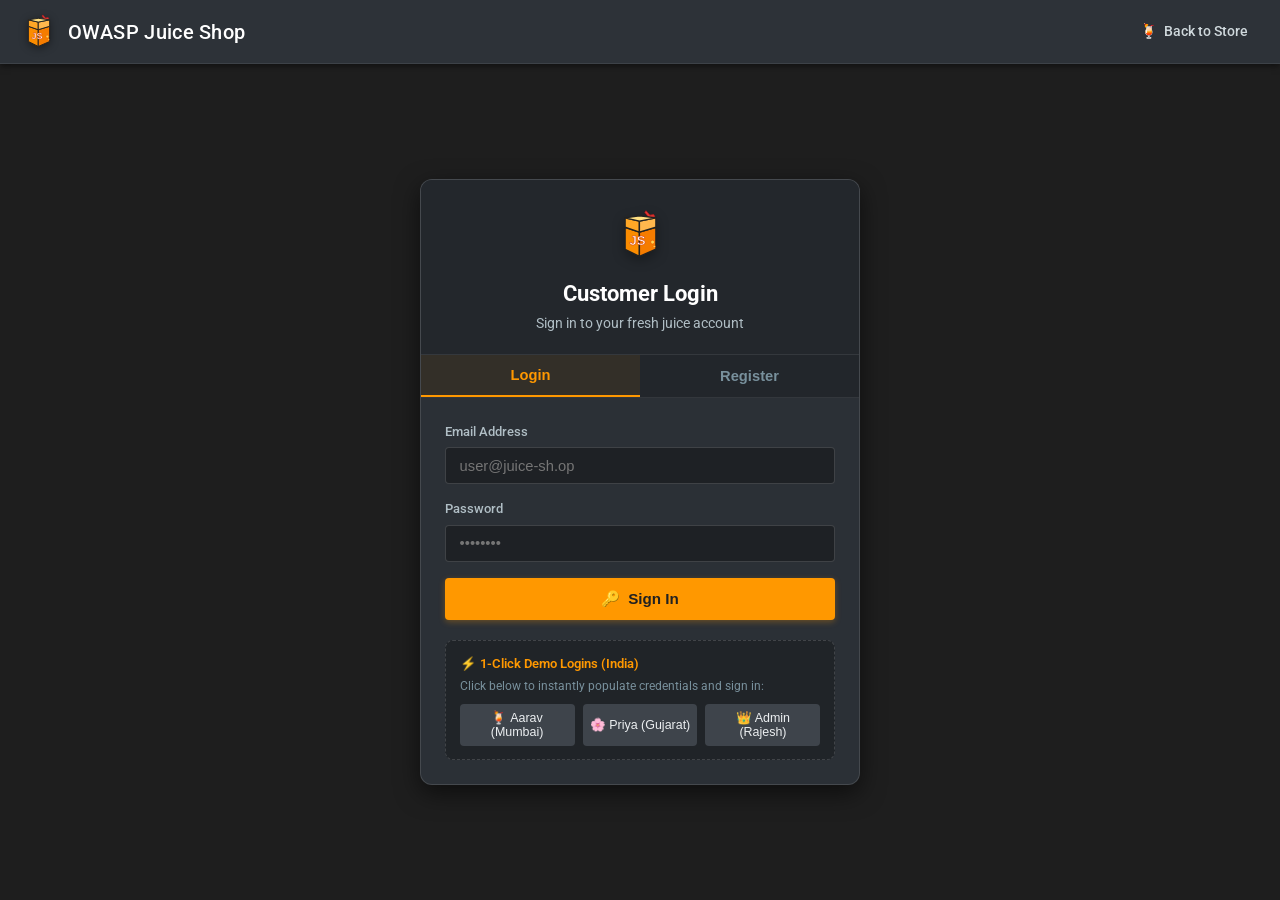
<file: static/login.html>
<!DOCTYPE html>
<html lang="en">
<head>
  <meta charset="UTF-8">
  <meta name="viewport" content="width=device-width, initial-scale=1.0">
  <title>Login - OWASP Juice Shop</title>
  <link rel="icon" type="image/svg+xml" href="/static/images/logo.svg">
  <link rel="stylesheet" href="/static/css/styles.css">
</head>
<body>

  <!-- Top Navigation Bar -->
  <header class="navbar">
    <div class="nav-left">
      <a href="/" class="brand-link">
        <img src="/static/images/logo.svg" alt="OWASP Juice Shop Logo" class="brand-logo">
        <span class="brand-title">OWASP Juice Shop</span>
      </a>
    </div>
    <div class="nav-right">
      <a href="/" class="nav-btn">
        <span>🍹</span>
        <span>Back to Store</span>
      </a>
    </div>
  </header>

  <!-- Main Auth Container -->
  <main class="auth-container">
    <div class="auth-card">
      <div class="auth-header">
        <img src="/static/images/logo.svg" width="55" height="55" alt="Logo" style="filter: drop-shadow(0 4px 6px rgba(0,0,0,0.3));">
        <h2 style="color: #fff; margin-top: 0.5rem; font-size: 1.35rem;" id="auth-title">Customer Login</h2>
        <p style="color: var(--text-secondary); font-size: 0.85rem; margin-top: 0.2rem;">Sign in to your fresh juice account</p>
      </div>

      <!-- Tab Switcher -->
      <div class="auth-tabs">
        <button class="auth-tab-btn active" id="tab-login-btn" onclick="switchAuthTab('login')">Login</button>
        <button class="auth-tab-btn" id="tab-register-btn" onclick="switchAuthTab('register')">Register</button>
      </div>

      <div class="auth-body">
        <!-- Login Form -->
        <form id="form-login" onsubmit="handleLoginForm(event)">
          <div class="form-group">
            <label class="form-label">Email Address</label>
            <input type="email" id="login-email" class="form-control" placeholder="user@juice-sh.op" required>
          </div>
          <div class="form-group">
            <label class="form-label">Password</label>
            <input type="password" id="login-password" class="form-control" placeholder="••••••••" required>
          </div>
          <button type="submit" class="btn-primary" id="btn-submit-login">
            <span>🔑</span> Sign In
          </button>
        </form>

        <!-- Register Form -->
        <form id="form-register" style="display: none;" onsubmit="handleRegisterForm(event)">
          <div class="form-group">
            <label class="form-label">Full Name</label>
            <input type="text" id="reg-name" class="form-control" placeholder="Sarah Squeezer" required>
          </div>
          <div class="form-group">
            <label class="form-label">Email Address</label>
            <input type="email" id="reg-email" class="form-control" placeholder="newuser@example.com" required>
          </div>
          <div class="form-group">
            <label class="form-label">Password</label>
            <input type="password" id="reg-password" class="form-control" placeholder="Minimum 4 characters" minlength="4" required>
          </div>
          <button type="submit" class="btn-primary" id="btn-submit-reg">
            <span>📝</span> Create My Account
          </button>
        </form>

        <!-- Quick 1-Click Demo Accounts (India) -->
        <div class="demo-account-box">
          <div style="font-weight: 600; color: var(--accent-orange); display: flex; align-items: center; gap: 0.3rem;">
            <span>⚡</span> 1-Click Demo Logins (India)
          </div>
          <p style="color: var(--text-muted); margin-top: 0.2rem; font-size: 0.78rem;">
            Click below to instantly populate credentials and sign in:
          </p>
          <div class="demo-btn-row" style="grid-template-columns: 1fr 1fr 1fr;">
            <button class="demo-quick-btn" onclick="fillAndLogin('customer@juice-sh.op', 'juice123')">
              🍹 Aarav (Mumbai)
            </button>
            <button class="demo-quick-btn" onclick="fillAndLogin('priya@juice-sh.op', 'juice123')">
              🌸 Priya (Gujarat)
            </button>
            <button class="demo-quick-btn" onclick="fillAndLogin('admin@juice-sh.op', 'admin123')">
              👑 Admin (Rajesh)
            </button>
          </div>
        </div>

      </div>
    </div>
  </main>

  <!-- Toast Container -->
  <div class="toast-container" id="toast-container"></div>

  <script>
    function showToast(message, type = 'info') {
      let container = document.getElementById('toast-container');
      if (!container) {
        container = document.createElement('div');
        container.id = 'toast-container';
        container.className = 'toast-container';
        document.body.appendChild(container);
      }

      const toast = document.createElement('div');
      toast.className = `toast ${type}`;
      let icon = type === 'success' ? '✅' : (type === 'error' ? '❌' : 'ℹ️');
      toast.innerHTML = `<span>${icon}</span> <span>${message}</span>`;
      container.appendChild(toast);

      setTimeout(() => {
        toast.style.opacity = '0';
        toast.style.transform = 'translateX(60px)';
        toast.style.transition = 'all 0.3s ease';
        setTimeout(() => toast.remove(), 300);
      }, 3500);
    }

    function switchAuthTab(tab) {
      const loginForm = document.getElementById('form-login');
      const regForm = document.getElementById('form-register');
      const loginTabBtn = document.getElementById('tab-login-btn');
      const regTabBtn = document.getElementById('tab-register-btn');
      const authTitle = document.getElementById('auth-title');

      if (tab === 'login') {
        loginForm.style.display = 'block';
        regForm.style.display = 'none';
        loginTabBtn.classList.add('active');
        regTabBtn.classList.remove('active');
        authTitle.textContent = 'Customer Login';
      } else {
        loginForm.style.display = 'none';
        regForm.style.display = 'block';
        loginTabBtn.classList.remove('active');
        regTabBtn.classList.add('active');
        authTitle.textContent = 'Create New Account';
      }
    }

    // Check URL parameters for tab
    const urlParams = new URLSearchParams(window.location.search);
    if (urlParams.get('tab') === 'register') {
      switchAuthTab('register');
    }

    async function handleLoginForm(e) {
      e.preventDefault();
      const email = document.getElementById('login-email').value.trim();
      const password = document.getElementById('login-password').value;
      const btn = document.getElementById('btn-submit-login');

      btn.disabled = true;
      btn.innerHTML = 'Signing in...';

      try {
        const res = await fetch('/api/auth/login', {
          method: 'POST',
          headers: { 'Content-Type': 'application/json' },
          body: JSON.stringify({ email, password })
        });
        const data = await res.json();
        if (res.ok) {
          localStorage.setItem('access_token', data.access_token);
          showToast(`Welcome back, ${data.user.full_name}! Redirecting...`, 'success');
          setTimeout(() => window.location.href = '/', 1000);
        } else {
          showToast(data.detail || 'Login failed. Check your credentials.', 'error');
          btn.disabled = false;
          btn.innerHTML = '<span>🔑</span> Sign In';
        }
      } catch (err) {
        showToast('Server connection error', 'error');
        btn.disabled = false;
        btn.innerHTML = '<span>🔑</span> Sign In';
      }
    }

    async function handleRegisterForm(e) {
      e.preventDefault();
      const full_name = document.getElementById('reg-name').value.trim();
      const email = document.getElementById('reg-email').value.trim();
      const password = document.getElementById('reg-password').value;
      const btn = document.getElementById('btn-submit-reg');

      btn.disabled = true;
      btn.innerHTML = 'Creating account...';

      try {
        const res = await fetch('/api/auth/register', {
          method: 'POST',
          headers: { 'Content-Type': 'application/json' },
          body: JSON.stringify({ full_name, email, password })
        });
        const data = await res.json();
        if (res.ok) {
          localStorage.setItem('access_token', data.access_token);
          showToast('Account created successfully! Redirecting...', 'success');
          setTimeout(() => window.location.href = '/', 1000);
        } else {
          showToast(data.detail || 'Registration failed.', 'error');
          btn.disabled = false;
          btn.innerHTML = '<span>📝</span> Create My Account';
        }
      } catch (err) {
        showToast('Server connection error', 'error');
        btn.disabled = false;
        btn.innerHTML = '<span>📝</span> Create My Account';
      }
    }

    function fillAndLogin(email, password) {
      switchAuthTab('login');
      document.getElementById('login-email').value = email;
      document.getElementById('login-password').value = password;
      document.getElementById('form-login').dispatchEvent(new Event('submit'));
    }
  </script>
</body>
</html>
</file>
<file: static/css/styles.css>
/* =========================================================
   OWASP Juice Shop - Modern Dark Theme Stylesheet
   ========================================================= */

@import url('https://fonts.googleapis.com/css2?family=Roboto:ital,wght@0,300;0,400;0,500;0,700;0,900;1,400&family=Inter:wght@400;500;600;700&display=swap');

:root {
  --bg-primary: #1e1e1e;
  --bg-secondary: #2a2a2a;
  --bg-tertiary: #383838;
  --bg-card: #303030;
  --bg-card-hover: #3a3a3a;
  --bg-light-box: #f5fafd;
  
  --header-bg: #2d3238;
  --subheader-bg: #3f444a;
  
  --text-primary: #ffffff;
  --text-secondary: #b0bec5;
  --text-muted: #78909c;
  --text-dark: #212121;
  
  --accent-orange: #ff9800;
  --accent-orange-hover: #f57c00;
  --accent-green: #4caf50;
  --accent-green-hover: #43a047;
  --accent-red: #e53935;
  --accent-blue: #29b6f6;
  --accent-blue-dark: #0288d1;
  
  --btn-basket-bg: #455a64;
  --btn-basket-hover: #546e7a;
  
  --border-color: #424242;
  --border-light: #546e7a;
  
  --shadow-sm: 0 2px 4px rgba(0, 0, 0, 0.3);
  --shadow-md: 0 4px 12px rgba(0, 0, 0, 0.4);
  --shadow-lg: 0 8px 24px rgba(0, 0, 0, 0.55);
  --shadow-glow: 0 0 15px rgba(255, 152, 0, 0.35);

  --radius-sm: 4px;
  --radius-md: 8px;
  --radius-lg: 12px;
  --radius-pill: 9999px;
  
  --transition-fast: 0.15s ease;
  --transition-normal: 0.25s ease;
}

* {
  margin: 0;
  padding: 0;
  box-sizing: border-box;
}

body {
  font-family: 'Roboto', 'Inter', -apple-system, BlinkMacSystemFont, sans-serif;
  background-color: var(--bg-primary);
  color: var(--text-primary);
  line-height: 1.5;
  min-height: 100vh;
  display: flex;
  flex-direction: column;
  overflow-x: hidden;
}

/* =========================================================
   Top Navigation Bar
   ========================================================= */

.navbar {
  background-color: var(--header-bg);
  height: 64px;
  display: flex;
  align-items: center;
  justify-content: space-between;
  padding: 0 1.25rem;
  box-shadow: 0 2px 6px rgba(0, 0, 0, 0.5);
  position: sticky;
  top: 0;
  z-index: 1000;
  border-bottom: 1px solid rgba(255, 255, 255, 0.08);
}

.nav-left {
  display: flex;
  align-items: center;
  gap: 1rem;
}

.nav-toggle-btn {
  background: transparent;
  border: none;
  color: #cfd8dc;
  font-size: 1.5rem;
  cursor: pointer;
  display: flex;
  align-items: center;
  justify-content: center;
  width: 40px;
  height: 40px;
  border-radius: var(--radius-sm);
  transition: var(--transition-fast);
}

.nav-toggle-btn:hover {
  background: rgba(255, 255, 255, 0.1);
  color: #fff;
}

.brand-link {
  display: flex;
  align-items: center;
  gap: 0.6rem;
  text-decoration: none;
  color: var(--text-primary);
  font-weight: 700;
  font-size: 1.25rem;
  letter-spacing: 0.3px;
}

.brand-logo {
  width: 38px;
  height: 38px;
  filter: drop-shadow(0 2px 4px rgba(0, 0, 0, 0.4));
  transition: transform var(--transition-normal);
}

.brand-link:hover .brand-logo {
  transform: rotate(-6deg) scale(1.08);
}

.brand-title {
  color: #ffffff;
  font-family: 'Roboto', sans-serif;
  font-weight: 500;
  font-size: 1.25rem;
}

.nav-right {
  display: flex;
  align-items: center;
  gap: 0.75rem;
}

/* Search Bar in Navbar */
.search-container {
  position: relative;
  display: flex;
  align-items: center;
}

.search-input-wrapper {
  display: flex;
  align-items: center;
  background: rgba(0, 0, 0, 0.25);
  border: 1px solid rgba(255, 255, 255, 0.15);
  border-radius: var(--radius-pill);
  padding: 0.25rem 0.75rem;
  transition: var(--transition-normal);
  width: 220px;
}

.search-input-wrapper:focus-within {
  width: 280px;
  background: rgba(0, 0, 0, 0.45);
  border-color: var(--accent-orange);
  box-shadow: 0 0 8px rgba(255, 152, 0, 0.3);
}

.search-icon {
  color: var(--text-secondary);
  font-size: 1rem;
  margin-right: 0.4rem;
}

.search-input {
  background: transparent;
  border: none;
  color: #fff;
  font-size: 0.9rem;
  outline: none;
  width: 100%;
}

.search-input::placeholder {
  color: var(--text-muted);
}

.search-clear-btn {
  background: transparent;
  border: none;
  color: var(--text-muted);
  cursor: pointer;
  display: none;
  font-size: 0.9rem;
}

/* Nav Action Buttons */
.nav-btn {
  background: transparent;
  border: none;
  color: #cfd8dc;
  display: flex;
  align-items: center;
  gap: 0.4rem;
  padding: 0.45rem 0.75rem;
  border-radius: var(--radius-sm);
  font-size: 0.9rem;
  font-weight: 500;
  cursor: pointer;
  transition: var(--transition-fast);
  text-decoration: none;
  position: relative;
}

.nav-btn:hover {
  background: rgba(255, 255, 255, 0.1);
  color: #ffffff;
}

.nav-badge {
  background-color: var(--accent-red);
  color: white;
  font-size: 0.72rem;
  font-weight: 700;
  padding: 0.1rem 0.45rem;
  border-radius: var(--radius-pill);
  position: relative;
  top: -1px;
  box-shadow: 0 1px 3px rgba(0, 0, 0, 0.4);
}

.lang-selector {
  border-left: 1px solid rgba(255, 255, 255, 0.15);
  padding-left: 0.75rem;
  margin-left: 0.25rem;
}

/* Dropdown Menu */
.dropdown {
  position: relative;
}

.dropdown-menu {
  position: absolute;
  top: calc(100% + 8px);
  right: 0;
  background: #333940;
  min-width: 200px;
  border-radius: var(--radius-md);
  box-shadow: var(--shadow-lg);
  border: 1px solid rgba(255, 255, 255, 0.12);
  padding: 0.5rem 0;
  display: none;
  z-index: 1100;
  animation: fadeInDown 0.18s ease forwards;
}

.dropdown.active .dropdown-menu {
  display: block;
}

.dropdown-item {
  display: flex;
  align-items: center;
  gap: 0.65rem;
  padding: 0.6rem 1rem;
  color: #eceff1;
  text-decoration: none;
  font-size: 0.88rem;
  cursor: pointer;
  border: none;
  background: transparent;
  width: 100%;
  text-align: left;
  transition: var(--transition-fast);
}

.dropdown-item:hover {
  background: rgba(255, 255, 255, 0.1);
  color: var(--accent-orange);
}

.dropdown-divider {
  height: 1px;
  background: rgba(255, 255, 255, 0.1);
  margin: 0.4rem 0;
}

/* =========================================================
   Subheader Banner ("All Products")
   ========================================================= */

.subheader-banner {
  background-color: var(--subheader-bg);
  padding: 0.85rem 1.5rem;
  display: flex;
  align-items: center;
  justify-content: space-between;
  border-bottom: 1px solid rgba(0, 0, 0, 0.25);
  box-shadow: 0 1px 3px rgba(0, 0, 0, 0.2);
}

.banner-title-area {
  display: flex;
  align-items: center;
  gap: 0.75rem;
}

.banner-title {
  font-size: 1.15rem;
  font-weight: 500;
  color: #ffffff;
  letter-spacing: 0.2px;
}

.banner-count {
  background: rgba(0, 0, 0, 0.35);
  color: var(--text-secondary);
  font-size: 0.8rem;
  padding: 0.15rem 0.55rem;
  border-radius: var(--radius-pill);
}

.banner-controls {
  display: flex;
  align-items: center;
  gap: 1rem;
}

.category-filter, .sort-select {
  background: rgba(0, 0, 0, 0.3);
  border: 1px solid rgba(255, 255, 255, 0.15);
  color: #eceff1;
  padding: 0.35rem 0.75rem;
  border-radius: var(--radius-sm);
  font-size: 0.85rem;
  outline: none;
  cursor: pointer;
  transition: var(--transition-fast);
}

.category-filter:hover, .sort-select:hover {
  border-color: var(--accent-orange);
}

/* =========================================================
   Main Product Catalog Grid
   ========================================================= */

.main-content {
  flex: 1;
  padding: 1.5rem;
  max-width: 1400px;
  margin: 0 auto;
  width: 100%;
}

.products-grid {
  display: grid;
  grid-template-columns: repeat(auto-fill, minmax(220px, 1fr));
  gap: 1.25rem;
  justify-content: center;
}

@media (min-width: 1200px) {
  .products-grid {
    grid-template-columns: repeat(5, 1fr);
  }
}

@media (max-width: 1199px) and (min-width: 900px) {
  .products-grid {
    grid-template-columns: repeat(4, 1fr);
  }
}

@media (max-width: 899px) and (min-width: 600px) {
  .products-grid {
    grid-template-columns: repeat(3, 1fr);
  }
}

@media (max-width: 599px) {
  .products-grid {
    grid-template-columns: repeat(2, 1fr);
    gap: 0.85rem;
  }
}

/* Product Card */
.product-card {
  background-color: var(--bg-card);
  border: 1px solid var(--border-color);
  border-radius: var(--radius-sm);
  overflow: hidden;
  display: flex;
  flex-direction: column;
  transition: transform var(--transition-normal), box-shadow var(--transition-normal), border-color var(--transition-normal);
  cursor: pointer;
  position: relative;
  box-shadow: var(--shadow-sm);
}

.product-card:hover {
  transform: translateY(-4px);
  box-shadow: var(--shadow-md);
  border-color: rgba(255, 152, 0, 0.4);
}

/* Light Image Box (matches screenshot) */
.product-image-box {
  background-color: var(--bg-light-box);
  height: 190px;
  display: flex;
  align-items: center;
  justify-content: center;
  padding: 0.75rem;
  position: relative;
  overflow: hidden;
  border-bottom: 1px solid rgba(0, 0, 0, 0.15);
}

.product-image {
  max-width: 100%;
  max-height: 100%;
  object-fit: contain;
  filter: drop-shadow(0 4px 8px rgba(0, 0, 0, 0.12));
  transition: transform var(--transition-normal);
}

.product-card:hover .product-image {
  transform: scale(1.06);
}

/* Ribbon Badge ("Only 1 left") */
.ribbon-badge {
  position: absolute;
  top: 14px;
  left: -28px;
  background-color: var(--accent-green);
  color: #ffffff;
  font-size: 0.68rem;
  font-weight: 700;
  padding: 0.25rem 2rem;
  transform: rotate(-45deg);
  box-shadow: 0 2px 4px rgba(0, 0, 0, 0.3);
  text-transform: uppercase;
  letter-spacing: 0.5px;
  z-index: 2;
}

.product-info {
  padding: 0.85rem;
  display: flex;
  flex-direction: column;
  flex: 1;
  background-color: var(--bg-card);
}

.product-name {
  font-size: 0.92rem;
  font-weight: 500;
  color: #ffffff;
  margin-bottom: 0.35rem;
  text-align: center;
  white-space: nowrap;
  overflow: hidden;
  text-overflow: ellipsis;
}

.product-price-row {
  display: flex;
  align-items: center;
  justify-content: flex-start;
  margin-bottom: 0.75rem;
}

.product-price {
  font-size: 0.95rem;
  font-weight: 600;
  color: #eceff1;
}

.product-price-symbol {
  font-size: 0.85rem;
  margin-left: 1px;
  color: var(--accent-orange);
}

.product-rating-stars {
  font-size: 0.75rem;
  color: #ffc107;
  margin-left: auto;
  display: flex;
  align-items: center;
  gap: 2px;
}

/* Add to Basket Button */
.btn-add-basket {
  width: 100%;
  background-color: var(--btn-basket-bg);
  border: none;
  border-radius: var(--radius-sm);
  color: #ffffff;
  padding: 0.45rem 0.75rem;
  font-size: 0.84rem;
  font-weight: 500;
  display: flex;
  align-items: center;
  justify-content: center;
  gap: 0.5rem;
  cursor: pointer;
  transition: var(--transition-fast);
  margin-top: auto;
}

.btn-add-basket:hover {
  background-color: var(--btn-basket-hover);
  box-shadow: 0 2px 6px rgba(0, 0, 0, 0.3);
}

.btn-add-basket:active {
  transform: scale(0.98);
}

.btn-cart-icon-badge {
  background-color: var(--accent-green);
  width: 20px;
  height: 20px;
  border-radius: 50%;
  display: flex;
  align-items: center;
  justify-content: center;
  font-size: 0.75rem;
  color: #fff;
  flex-shrink: 0;
}

/* =========================================================
   Side Navigation Drawer
   ========================================================= */

.drawer-overlay {
  position: fixed;
  top: 0;
  left: 0;
  width: 100vw;
  height: 100vh;
  background: rgba(0, 0, 0, 0.6);
  backdrop-filter: blur(2px);
  z-index: 1200;
  opacity: 0;
  visibility: hidden;
  transition: var(--transition-normal);
}

.drawer-overlay.active {
  opacity: 1;
  visibility: visible;
}

.drawer {
  position: fixed;
  top: 0;
  left: -280px;
  width: 280px;
  height: 100vh;
  background-color: #272c30;
  box-shadow: 4px 0 16px rgba(0, 0, 0, 0.5);
  z-index: 1300;
  display: flex;
  flex-direction: column;
  transition: left 0.3s cubic-bezier(0.4, 0, 0.2, 1);
}

.drawer.active {
  left: 0;
}

.drawer-header {
  padding: 1.25rem;
  background: #1f2327;
  display: flex;
  align-items: center;
  gap: 0.75rem;
  border-bottom: 1px solid rgba(255, 255, 255, 0.08);
}

.drawer-nav {
  padding: 1rem 0;
  overflow-y: auto;
  flex: 1;
}

.drawer-link {
  display: flex;
  align-items: center;
  gap: 1rem;
  padding: 0.75rem 1.5rem;
  color: #cfd8dc;
  text-decoration: none;
  font-size: 0.92rem;
  font-weight: 500;
  transition: var(--transition-fast);
}

.drawer-link:hover, .drawer-link.active {
  background: rgba(255, 152, 0, 0.12);
  color: var(--accent-orange);
  border-left: 4px solid var(--accent-orange);
}

/* =========================================================
   Modal Dialogs (Product Details, Basket, Checkout, Payment)
   ========================================================= */

/* =========================================================
   Smooth Custom Scrollbars (Clean, Modern, Non-Intrusive)
   ========================================================= */
::-webkit-scrollbar {
  width: 7px;
  height: 7px;
}

::-webkit-scrollbar-track {
  background: rgba(0, 0, 0, 0.2);
  border-radius: 8px;
}

::-webkit-scrollbar-thumb {
  background: rgba(255, 152, 0, 0.35);
  border-radius: 8px;
  transition: background 0.2s ease;
}

::-webkit-scrollbar-thumb:hover {
  background: rgba(255, 152, 0, 0.75);
}

/* Modal Dialogs (Solid 100% Opaque High-End Card) */
.modal-backdrop {
  position: fixed;
  top: 0;
  left: 0;
  width: 100vw;
  height: 100vh;
  background: rgba(0, 0, 0, 0.78) !important;
  backdrop-filter: blur(6px) !important;
  -webkit-backdrop-filter: blur(6px) !important;
  z-index: 1500;
  display: flex;
  align-items: center;
  justify-content: center;
  padding: 1.25rem;
  opacity: 0;
  visibility: hidden;
  pointer-events: none;
  transition: opacity 0.25s ease, visibility 0.25s ease;
}

.modal-backdrop.active {
  opacity: 1 !important;
  visibility: visible !important;
  pointer-events: auto !important;
}

.modal-box, .modal-content {
  background-color: #1a1e26 !important;
  opacity: 1 !important;
  border: 1px solid rgba(255, 255, 255, 0.14) !important;
  border-radius: 18px !important;
  width: 100%;
  max-width: 680px;
  max-height: 88vh;
  overflow-y: auto !important;
  overflow-x: hidden !important;
  position: relative;
  box-shadow: 0 25px 70px rgba(0, 0, 0, 0.95), 0 0 0 1px rgba(255, 255, 255, 0.08) !important;
  animation: modalSlideUp 0.3s cubic-bezier(0.16, 1, 0.3, 1) forwards;
  display: flex;
  flex-direction: column;
}

@keyframes modalSlideUp {
  from {
    opacity: 0;
    transform: translateY(20px) scale(0.97);
  }
  to {
    opacity: 1;
    transform: translateY(0) scale(1);
  }
}

.modal-header {
  padding: 1.15rem 1.5rem;
  background: #212630 !important;
  display: flex;
  align-items: center;
  justify-content: space-between;
  border-bottom: 1px solid rgba(255, 255, 255, 0.08);
  position: sticky;
  top: 0;
  z-index: 10;
  flex-shrink: 0;
}

.modal-title {
  font-size: 1.15rem;
  font-weight: 700;
  color: #fff;
  display: flex;
  align-items: center;
  gap: 0.5rem;
  letter-spacing: -0.2px;
}

.modal-close-btn {
  background: rgba(255, 255, 255, 0.06);
  border: 1px solid rgba(255, 255, 255, 0.1);
  color: #b0bec5;
  font-size: 1.25rem;
  cursor: pointer;
  line-height: 1;
  width: 32px;
  height: 32px;
  border-radius: 50%;
  display: flex;
  align-items: center;
  justify-content: center;
  transition: all 0.2s ease;
}

.modal-close-btn:hover {
  background: rgba(239, 83, 80, 0.2);
  border-color: #ef5350;
  color: #fff;
  transform: rotate(90deg);
}

.modal-body {
  padding: 1.5rem;
  overflow-y: auto !important;
  flex: 1 1 auto;
}


/* =========================================================
   Classic Luxury Product Detail Modal & Segmented Tabs
   ========================================================= */

.product-modal-tabs {
  background: #11141a;
  border-radius: 12px;
  padding: 4px;
  display: flex;
  gap: 4px;
  margin-bottom: 1.25rem;
  border: 1px solid rgba(255, 255, 255, 0.06);
}

.product-tab-btn {
  flex: 1;
  text-align: center;
  background: transparent;
  border: none;
  color: #90a4ae;
  font-size: 0.84rem;
  font-weight: 600;
  padding: 0.55rem 0.75rem;
  border-radius: 8px;
  cursor: pointer;
  transition: all 0.2s ease;
  display: flex;
  align-items: center;
  justify-content: center;
  gap: 0.35rem;
}

.product-tab-btn:hover {
  color: #fff;
}

.product-tab-btn.active {
  background: #252b36;
  color: #ff9800;
  box-shadow: 0 2px 8px rgba(0, 0, 0, 0.4);
  font-weight: 700;
}

.product-detail-layout {
  display: grid;
  grid-template-columns: 200px 1fr;
  gap: 1.5rem;
  align-items: start;
}

@media (max-width: 600px) {
  .product-detail-layout {
    grid-template-columns: 1fr;
    gap: 1rem;
  }
}

.detail-img-box {
  background: #222732;
  border-radius: 14px;
  padding: 1.25rem;
  display: flex;
  align-items: center;
  justify-content: center;
  height: 200px;
  position: relative;
  border: 1px solid rgba(255, 255, 255, 0.08);
}

.detail-img-box img {
  max-width: 100%;
  max-height: 100%;
  object-fit: contain;
  filter: drop-shadow(0 8px 16px rgba(0, 0, 0, 0.3));
  transition: transform 0.3s ease;
}

.detail-img-box:hover img {
  transform: scale(1.06);
}

.detail-info {
  display: flex;
  flex-direction: column;
}

.detail-category-badge {
  background: rgba(255, 152, 0, 0.15);
  color: #ffb74d;
  font-size: 0.72rem;
  font-weight: 700;
  padding: 0.2rem 0.55rem;
  border-radius: 4px;
  text-transform: uppercase;
  letter-spacing: 0.5px;
  display: inline-block;
}

.detail-price-row {
  display: flex;
  align-items: baseline;
  gap: 0.6rem;
  margin: 0.5rem 0 0.4rem 0;
  flex-wrap: wrap;
}

.detail-price {
  font-size: 1.6rem;
  font-weight: 800;
  color: #fff;
  letter-spacing: -0.5px;
}

.detail-mrp {
  font-size: 0.9rem;
  color: #78909c;
  text-decoration: line-through;
}

.discount-savings-badge {
  background: rgba(76, 175, 80, 0.16);
  color: #81c784;
  border: 1px solid rgba(76, 175, 80, 0.3);
  font-size: 0.72rem;
  font-weight: 700;
  padding: 0.15rem 0.5rem;
  border-radius: var(--radius-pill);
}

.detail-desc {
  color: #b0bec5;
  font-size: 0.88rem;
  margin: 0.4rem 0 0.75rem 0;
  line-height: 1.55;
}

.detail-meta-chip {
  background: rgba(0, 0, 0, 0.25);
  border: 1px solid rgba(255, 255, 255, 0.06);
  border-radius: 6px;
  padding: 0.4rem 0.65rem;
  font-size: 0.78rem;
  color: #eceff1;
  display: inline-flex;
  align-items: center;
  gap: 0.35rem;
}

/* Stepper & Action Buttons */
.quantity-stepper-compact {
  display: inline-flex;
  align-items: center;
  background: #11141a;
  border: 1px solid rgba(255, 255, 255, 0.1);
  border-radius: 8px;
  padding: 2px;
}

.stepper-btn-compact {
  background: #252b36;
  border: none;
  color: #fff;
  width: 28px;
  height: 28px;
  border-radius: 6px;
  font-size: 1rem;
  cursor: pointer;
  display: flex;
  align-items: center;
  justify-content: center;
  transition: all 0.15s ease;
}

.stepper-btn-compact:hover {
  background: #374050;
}

.stepper-val-compact {
  width: 34px;
  text-align: center;
  font-weight: 700;
  font-size: 0.9rem;
  color: #fff;
}

.product-action-buttons {
  display: grid;
  grid-template-columns: 1fr 1fr;
  gap: 0.75rem;
  margin-top: 1rem;
}

@media (max-width: 500px) {
  .product-action-buttons {
    grid-template-columns: 1fr;
  }
}

.btn-add-cart-modal {
  background: #252b36;
  border: 1px solid rgba(255, 255, 255, 0.15);
  color: #fff;
  border-radius: 10px;
  padding: 0.7rem 1rem;
  font-weight: 600;
  font-size: 0.88rem;
  cursor: pointer;
  display: flex;
  align-items: center;
  justify-content: center;
  gap: 0.4rem;
  transition: all 0.2s ease;
}

.btn-add-cart-modal:hover {
  background: #313948;
  border-color: rgba(255, 255, 255, 0.3);
  transform: translateY(-1px);
}

.btn-buy-now-modal {
  background: linear-gradient(135deg, #e65100 0%, #f57c00 50%, #ff9800 100%);
  border: none;
  color: #fff;
  border-radius: 10px;
  padding: 0.7rem 1rem;
  font-weight: 700;
  font-size: 0.88rem;
  cursor: pointer;
  display: flex;
  align-items: center;
  justify-content: center;
  gap: 0.4rem;
  box-shadow: 0 4px 12px rgba(245, 124, 0, 0.35);
  transition: all 0.2s ease;
}

.btn-buy-now-modal:hover {
  filter: brightness(1.1);
  transform: translateY(-1px);
  box-shadow: 0 6px 18px rgba(245, 124, 0, 0.45);
}


/* Ingredients Tags */
.ingredients-box {
  background: rgba(0, 0, 0, 0.25);
  border: 1px solid rgba(255, 255, 255, 0.08);
  border-radius: var(--radius-md);
  padding: 0.85rem;
  margin-bottom: 0.85rem;
}

.ingredients-title {
  font-size: 0.82rem;
  font-weight: 700;
  color: #fff;
  text-transform: uppercase;
  letter-spacing: 0.5px;
  margin-bottom: 0.4rem;
  display: flex;
  align-items: center;
  gap: 0.35rem;
}

.ingredients-tags-list {
  display: flex;
  flex-wrap: wrap;
  gap: 0.4rem;
}

.ingredient-pill {
  background: rgba(255, 152, 0, 0.12);
  border: 1px solid rgba(255, 152, 0, 0.25);
  color: #ffe082;
  font-size: 0.76rem;
  padding: 0.2rem 0.55rem;
  border-radius: var(--radius-pill);
}

/* Nutrition Grid */
.nutrition-grid-box {
  background: rgba(0, 0, 0, 0.25);
  border: 1px solid rgba(255, 255, 255, 0.08);
  border-radius: var(--radius-md);
  padding: 0.85rem;
  margin-bottom: 1rem;
}

.nutrition-pills-row {
  display: grid;
  grid-template-columns: repeat(3, 1fr);
  gap: 0.4rem;
  margin-top: 0.4rem;
}

@media (max-width: 500px) {
  .nutrition-pills-row {
    grid-template-columns: repeat(2, 1fr);
  }
}

.nutrition-item {
  background: rgba(255, 255, 255, 0.04);
  border-radius: var(--radius-sm);
  padding: 0.35rem 0.5rem;
  font-size: 0.75rem;
  color: #eceff1;
}

.nutrition-item strong {
  color: var(--accent-orange);
  display: block;
  font-size: 0.8rem;
}

/* Trust Badges */
.trust-badges-row {
  display: flex;
  gap: 0.5rem;
  flex-wrap: wrap;
  margin-bottom: 1rem;
}

.trust-badge-item {
  display: flex;
  align-items: center;
  gap: 0.25rem;
  font-size: 0.74rem;
  color: var(--text-secondary);
  background: rgba(255, 255, 255, 0.05);
  padding: 0.2rem 0.5rem;
  border-radius: 4px;
}

.product-action-buttons {
  display: flex;
  gap: 0.75rem;
  margin-top: 0.5rem;
}

@media (max-width: 500px) {
  .product-action-buttons {
    flex-direction: column;
  }
}

.btn-buy-now {
  background: linear-gradient(135deg, #e65100, #ff9800);
  color: #fff;
  border: none;
  border-radius: var(--radius-sm);
  padding: 0.75rem 1rem;
  font-weight: 700;
  font-size: 0.92rem;
  cursor: pointer;
  display: flex;
  align-items: center;
  justify-content: center;
  gap: 0.4rem;
  flex: 1;
  transition: transform var(--transition-fast), filter var(--transition-fast);
}

.btn-buy-now:hover {
  transform: translateY(-2px);
  filter: brightness(1.1);
}

.quantity-stepper {
  display: flex;
  align-items: center;
  gap: 0.5rem;
  margin: 0.75rem 0;
}

.stepper-btn {
  background: #3e444b;
  border: 1px solid rgba(255, 255, 255, 0.15);
  color: #fff;
  width: 36px;
  height: 36px;
  border-radius: var(--radius-sm);
  font-size: 1.1rem;
  cursor: pointer;
  transition: var(--transition-fast);
  display: flex;
  align-items: center;
  justify-content: center;
}

.stepper-btn:hover {
  background: #4e555d;
}

.stepper-val {
  width: 45px;
  text-align: center;
  font-weight: 600;
  font-size: 1rem;
}

/* Reviews List & Classic Production Rating Summary */
.reviews-section {
  margin-top: 1.5rem;
  border-top: 1px solid rgba(255, 255, 255, 0.08);
  padding-top: 1.25rem;
}

.reviews-summary-card {
  background: rgba(0, 0, 0, 0.3);
  border: 1px solid rgba(255, 255, 255, 0.08);
  border-radius: var(--radius-md);
  padding: 1.25rem;
  display: grid;
  grid-template-columns: 160px 1fr;
  gap: 1.5rem;
  align-items: center;
  margin-bottom: 1.25rem;
}

@media (max-width: 520px) {
  .reviews-summary-card {
    grid-template-columns: 1fr;
    text-align: center;
  }
}

.rating-score-big {
  font-size: 3rem;
  font-weight: 900;
  color: #ffc107;
  line-height: 1;
  margin-bottom: 0.25rem;
}

.rating-stars-big {
  color: #ffc107;
  font-size: 1.1rem;
  margin-bottom: 0.25rem;
}

.rating-bars-list {
  display: flex;
  flex-direction: column;
  gap: 0.35rem;
}

.rating-bar-row {
  display: flex;
  align-items: center;
  gap: 0.5rem;
  font-size: 0.78rem;
  color: var(--text-muted);
}

.rating-bar-track {
  flex: 1;
  height: 6px;
  background: rgba(255, 255, 255, 0.1);
  border-radius: var(--radius-pill);
  overflow: hidden;
}

.rating-bar-fill {
  height: 100%;
  background: linear-gradient(90deg, #ffc107, #ff9800);
  border-radius: var(--radius-pill);
}

.review-item {
  background: rgba(0, 0, 0, 0.25);
  border: 1px solid rgba(255, 255, 255, 0.06);
  border-radius: var(--radius-md);
  padding: 1rem;
  margin-bottom: 0.85rem;
  transition: transform var(--transition-fast), border-color var(--transition-fast);
}

.review-item:hover {
  border-color: rgba(255, 152, 0, 0.3);
}

.review-header-flex {
  display: flex;
  align-items: center;
  justify-content: space-between;
  margin-bottom: 0.6rem;
  flex-wrap: wrap;
  gap: 0.5rem;
}

.reviewer-meta {
  display: flex;
  align-items: center;
  gap: 0.65rem;
}

.reviewer-avatar {
  width: 36px;
  height: 36px;
  border-radius: 50%;
  background: linear-gradient(135deg, #e65100, #ff9800);
  color: #fff;
  font-weight: 700;
  font-size: 0.85rem;
  display: flex;
  align-items: center;
  justify-content: center;
}

.reviewer-name-row {
  display: flex;
  align-items: center;
  gap: 0.4rem;
  flex-wrap: wrap;
}

.reviewer-name {
  font-weight: 700;
  color: #fff;
  font-size: 0.9rem;
}

.verified-buyer-badge {
  background: rgba(76, 175, 80, 0.18);
  color: #81c784;
  border: 1px solid rgba(76, 175, 80, 0.3);
  font-size: 0.7rem;
  font-weight: 600;
  padding: 0.1rem 0.45rem;
  border-radius: var(--radius-pill);
  display: inline-flex;
  align-items: center;
  gap: 2px;
}

.review-city-pill {
  font-size: 0.72rem;
  color: var(--text-muted);
}

.review-text {
  font-size: 0.88rem;
  color: #eceff1;
  line-height: 1.55;
  margin-bottom: 0.6rem;
}

.review-footer {
  display: flex;
  align-items: center;
  justify-content: space-between;
  border-top: 1px solid rgba(255, 255, 255, 0.05);
  padding-top: 0.5rem;
  font-size: 0.78rem;
  color: var(--text-muted);
}

.btn-helpful {
  background: rgba(255, 255, 255, 0.06);
  border: 1px solid rgba(255, 255, 255, 0.1);
  color: var(--text-secondary);
  border-radius: var(--radius-pill);
  padding: 0.2rem 0.6rem;
  font-size: 0.75rem;
  cursor: pointer;
  display: inline-flex;
  align-items: center;
  gap: 0.3rem;
  transition: var(--transition-fast);
}

.btn-helpful:hover, .btn-helpful.active {
  background: rgba(255, 152, 0, 0.15);
  border-color: var(--accent-orange);
  color: var(--accent-orange);
}


/* =========================================================
   Basket Drawer / Modal Specifics
   ========================================================= */

.basket-items-list {
  display: flex;
  flex-direction: column;
  gap: 0.85rem;
  margin-bottom: 1.25rem;
}

.basket-item-row {
  background: rgba(0, 0, 0, 0.2);
  border: 1px solid rgba(255, 255, 255, 0.06);
  border-radius: var(--radius-md);
  padding: 0.75rem 1rem;
  display: grid;
  grid-template-columns: 60px 1fr auto auto;
  align-items: center;
  gap: 1rem;
}

.basket-thumb {
  width: 55px;
  height: 55px;
  background: var(--bg-light-box);
  border-radius: var(--radius-sm);
  padding: 4px;
  object-fit: contain;
}

.basket-item-name {
  font-size: 0.95rem;
  font-weight: 600;
  color: #fff;
}

.basket-item-unit-price {
  font-size: 0.82rem;
  color: var(--text-muted);
}

.basket-item-total {
  font-size: 1rem;
  font-weight: 700;
  color: var(--accent-orange);
  min-width: 65px;
  text-align: right;
}

.btn-remove-item {
  background: transparent;
  border: none;
  color: #ef5350;
  cursor: pointer;
  padding: 0.35rem;
  border-radius: var(--radius-sm);
  transition: var(--transition-fast);
}

.btn-remove-item:hover {
  background: rgba(239, 83, 80, 0.15);
}

/* Coupon Box */
.coupon-form {
  display: flex;
  gap: 0.5rem;
  margin: 1rem 0;
}

.coupon-input {
  flex: 1;
  background: rgba(0, 0, 0, 0.3);
  border: 1px solid rgba(255, 255, 255, 0.15);
  border-radius: var(--radius-sm);
  padding: 0.5rem 0.85rem;
  color: #fff;
  font-size: 0.9rem;
  outline: none;
}

.coupon-input:focus {
  border-color: var(--accent-orange);
}

.btn-apply-coupon {
  background: #455a64;
  border: none;
  border-radius: var(--radius-sm);
  color: #fff;
  padding: 0.5rem 1rem;
  font-weight: 500;
  cursor: pointer;
}

.btn-apply-coupon:hover {
  background: #546e7a;
}

/* Summary Bill Breakdown */
.bill-summary {
  background: rgba(0, 0, 0, 0.3);
  border-radius: var(--radius-md);
  padding: 1rem;
  margin-top: 1rem;
  border: 1px solid rgba(255, 255, 255, 0.08);
}

.bill-row {
  display: flex;
  justify-content: space-between;
  margin-bottom: 0.45rem;
  font-size: 0.9rem;
  color: var(--text-secondary);
}

.bill-row.discount-row {
  color: var(--accent-green);
}

.bill-row.total-row {
  border-top: 1px solid rgba(255, 255, 255, 0.15);
  padding-top: 0.65rem;
  margin-top: 0.65rem;
  font-size: 1.15rem;
  font-weight: 700;
  color: #fff;
}

.bill-row.total-row .total-val {
  color: var(--accent-orange);
}

/* Primary Action Buttons */
.btn-primary {
  background-color: var(--accent-orange);
  color: #212121;
  border: none;
  border-radius: var(--radius-sm);
  padding: 0.75rem 1.25rem;
  font-size: 0.95rem;
  font-weight: 700;
  cursor: pointer;
  display: flex;
  align-items: center;
  justify-content: center;
  gap: 0.5rem;
  width: 100%;
  transition: var(--transition-fast);
  box-shadow: 0 2px 6px rgba(255, 152, 0, 0.3);
  margin-top: 1rem;
}

.btn-primary:hover {
  background-color: var(--accent-orange-hover);
  box-shadow: var(--shadow-glow);
}

.btn-secondary {
  background-color: #455a64;
  color: #ffffff;
  border: none;
  border-radius: var(--radius-sm);
  padding: 0.6rem 1rem;
  font-size: 0.9rem;
  font-weight: 500;
  cursor: pointer;
  transition: var(--transition-fast);
}

.btn-secondary:hover {
  background-color: #546e7a;
}

/* =========================================================
   Dummy Payment Portal & 3D Interactive Card
   ========================================================= */

.checkout-steps-indicator {
  display: flex;
  justify-content: space-between;
  margin-bottom: 1.5rem;
  position: relative;
}

.step-pill {
  display: flex;
  align-items: center;
  gap: 0.4rem;
  font-size: 0.8rem;
  font-weight: 600;
  color: var(--text-muted);
  background: rgba(0, 0, 0, 0.3);
  padding: 0.35rem 0.75rem;
  border-radius: var(--radius-pill);
  border: 1px solid rgba(255, 255, 255, 0.08);
}

.step-pill.active {
  color: #212121;
  background: var(--accent-orange);
  border-color: var(--accent-orange);
}

.step-pill.completed {
  color: var(--accent-green);
  border-color: var(--accent-green);
}

/* Payment Method Tabs */
.payment-tabs {
  display: grid;
  grid-template-columns: repeat(4, 1fr);
  gap: 0.5rem;
  margin-bottom: 1.25rem;
}

@media (max-width: 520px) {
  .payment-tabs {
    grid-template-columns: repeat(2, 1fr);
  }
}

.payment-tab-btn {
  background: #33383f;
  border: 1px solid rgba(255, 255, 255, 0.1);
  color: var(--text-secondary);
  border-radius: var(--radius-sm);
  padding: 0.65rem 0.5rem;
  font-size: 0.82rem;
  font-weight: 600;
  cursor: pointer;
  display: flex;
  flex-direction: column;
  align-items: center;
  gap: 0.3rem;
  transition: var(--transition-fast);
}

.payment-tab-btn:hover {
  background: #3c424a;
  color: #fff;
}

.payment-tab-btn.active {
  background: rgba(255, 152, 0, 0.15);
  border-color: var(--accent-orange);
  color: var(--accent-orange);
}

/* 3D Credit Card Preview */
.card-preview-container {
  perspective: 1000px;
  width: 100%;
  max-width: 320px;
  height: 185px;
  margin: 0 auto 1.5rem auto;
}

.card-preview-inner {
  width: 100%;
  height: 100%;
  position: relative;
  transform-style: preserve-3d;
  transition: transform 0.6s cubic-bezier(0.4, 0.2, 0.2, 1);
  border-radius: var(--radius-md);
  box-shadow: var(--shadow-lg);
}

.card-preview-inner.flipped {
  transform: rotateY(180deg);
}

.card-face {
  position: absolute;
  width: 100%;
  height: 100%;
  backface-visibility: hidden;
  border-radius: var(--radius-md);
  padding: 1.15rem;
  display: flex;
  flex-direction: column;
  justify-content: space-between;
  background: linear-gradient(135deg, #0d47a1 0%, #1565c0 50%, #1976d2 100%);
  color: #ffffff;
  border: 1px solid rgba(255, 255, 255, 0.2);
}

.card-face.rupay-theme {
  background: linear-gradient(135deg, #1b5e20 0%, #2e7d32 40%, #004d40 100%);
}

.card-face.sbi-theme {
  background: linear-gradient(135deg, #003366 0%, #00509d 50%, #002244 100%);
}

.card-face.hdfc-theme {
  background: linear-gradient(135deg, #004c8f 0%, #002b49 100%);
}

.card-face-back {
  background: linear-gradient(135deg, #212121 0%, #37474f 100%);
  transform: rotateY(180deg);
  padding: 1.25rem 0;
}

.rupay-logo-badge {
  font-family: 'Inter', sans-serif;
  font-size: 1rem;
  font-weight: 900;
  letter-spacing: 1px;
  display: flex;
  align-items: center;
  gap: 2px;
}

.rupay-text {
  color: #ffffff;
  font-style: italic;
}

.rupay-arrow {
  color: #ff9800;
  font-size: 1.1rem;
}

/* Indian Bank Grid Selector */
.indian-banks-grid {
  display: grid;
  grid-template-columns: repeat(3, 1fr);
  gap: 0.65rem;
  margin-bottom: 1rem;
}

@media (max-width: 520px) {
  .indian-banks-grid {
    grid-template-columns: repeat(2, 1fr);
  }
}

.bank-choice-card {
  background: rgba(0, 0, 0, 0.3);
  border: 1px solid rgba(255, 255, 255, 0.1);
  border-radius: var(--radius-sm);
  padding: 0.65rem 0.5rem;
  text-align: center;
  cursor: pointer;
  transition: var(--transition-fast);
  font-size: 0.82rem;
  color: #eceff1;
}

.bank-choice-card:hover {
  background: rgba(255, 255, 255, 0.08);
  border-color: var(--accent-orange);
}

.bank-choice-card.active {
  background: rgba(255, 152, 0, 0.15);
  border-color: var(--accent-orange);
  color: var(--accent-orange);
  font-weight: 700;
}

/* UPI Payment Buttons */
.upi-app-buttons-grid {
  display: grid;
  grid-template-columns: repeat(4, 1fr);
  gap: 0.5rem;
  margin: 0.75rem 0;
}

@media (max-width: 520px) {
  .upi-app-buttons-grid {
    grid-template-columns: repeat(2, 1fr);
  }
}

.upi-app-btn {
  background: #33383f;
  border: 1px solid rgba(255, 255, 255, 0.12);
  border-radius: var(--radius-sm);
  padding: 0.5rem 0.35rem;
  display: flex;
  align-items: center;
  justify-content: center;
  gap: 0.35rem;
  font-size: 0.8rem;
  font-weight: 600;
  color: #fff;
  cursor: pointer;
  transition: var(--transition-fast);
}

.upi-app-btn:hover, .upi-app-btn.active {
  background: rgba(255, 152, 0, 0.2);
  border-color: var(--accent-orange);
  color: var(--accent-orange);
}


.card-magnetic-strip {
  background: #1a1a1a;
  height: 35px;
  width: 100%;
  margin-top: 0.5rem;
}

.card-cvv-band {
  background: #ffffff;
  height: 30px;
  width: 75%;
  margin: 1rem auto 0 auto;
  border-radius: var(--radius-sm);
  display: flex;
  align-items: center;
  justify-content: flex-end;
  padding: 0 0.75rem;
  font-family: monospace;
  font-size: 1rem;
  font-weight: 700;
  color: #000;
}

.card-chip {
  width: 36px;
  height: 26px;
  background: linear-gradient(135deg, #ffd700, #ffb300);
  border-radius: 4px;
  border: 1px solid #d4a000;
  box-shadow: inset 0 1px 2px rgba(255, 255, 255, 0.5);
}

.card-number-display {
  font-family: 'Courier New', Courier, monospace;
  font-size: 1.15rem;
  font-weight: 700;
  letter-spacing: 2px;
  color: #fff;
  text-shadow: 0 1px 3px rgba(0, 0, 0, 0.5);
}

.card-meta-display {
  display: flex;
  justify-content: space-between;
  align-items: flex-end;
  color: #fff;
  text-shadow: 0 1px 2px rgba(0, 0, 0, 0.5);
}

.card-holder-name {
  font-size: 0.85rem;
  font-weight: 600;
  text-transform: uppercase;
  max-width: 170px;
  overflow: hidden;
  text-overflow: ellipsis;
  white-space: nowrap;
}

.card-expiry-val {
  font-size: 0.85rem;
  font-weight: 600;
  font-family: monospace;
}

/* Form Controls in Modal */
.form-group {
  margin-bottom: 0.95rem;
}

.form-label {
  display: block;
  font-size: 0.82rem;
  font-weight: 500;
  color: var(--text-secondary);
  margin-bottom: 0.35rem;
}

.form-control {
  width: 100%;
  background: rgba(0, 0, 0, 0.3);
  border: 1px solid rgba(255, 255, 255, 0.15);
  border-radius: var(--radius-sm);
  padding: 0.6rem 0.85rem;
  color: #fff;
  font-size: 0.92rem;
  outline: none;
  transition: var(--transition-fast);
}

.form-control:focus {
  border-color: var(--accent-orange);
  box-shadow: 0 0 6px rgba(255, 152, 0, 0.3);
}

.form-row {
  display: grid;
  grid-template-columns: 1fr 1fr;
  gap: 0.85rem;
}

/* QR Simulator */
.upi-qr-box {
  background: #ffffff;
  border-radius: var(--radius-md);
  padding: 1.25rem;
  display: flex;
  flex-direction: column;
  align-items: center;
  justify-content: center;
  max-width: 240px;
  margin: 0 auto 1rem auto;
  box-shadow: var(--shadow-md);
}

.upi-qr-box svg {
  width: 160px;
  height: 160px;
}

.upi-app-badges {
  display: flex;
  gap: 0.5rem;
  justify-content: center;
  margin-top: 0.5rem;
}

.upi-badge {
  background: rgba(0, 0, 0, 0.08);
  font-size: 0.72rem;
  font-weight: 600;
  padding: 0.2rem 0.5rem;
  border-radius: var(--radius-sm);
  color: #333;
}

/* Payment Processing Animation */
.processing-overlay {
  text-align: center;
  padding: 2.5rem 1rem;
}

.spinner-juice {
  width: 60px;
  height: 60px;
  border: 4px solid rgba(255, 152, 0, 0.2);
  border-top-color: var(--accent-orange);
  border-radius: 50%;
  animation: spin 0.8s linear infinite;
  margin: 0 auto 1.5rem auto;
}

/* Order Success Receipt */
.receipt-card {
  background: rgba(0, 0, 0, 0.25);
  border: 1px dashed rgba(255, 255, 255, 0.2);
  border-radius: var(--radius-md);
  padding: 1.25rem;
  margin: 1rem 0;
}

.receipt-header {
  text-align: center;
  border-bottom: 1px solid rgba(255, 255, 255, 0.1);
  padding-bottom: 0.85rem;
  margin-bottom: 0.85rem;
}

.receipt-order-id {
  font-family: monospace;
  font-size: 1.1rem;
  font-weight: 700;
  color: var(--accent-orange);
}

/* =========================================================
   Toast Notification System
   ========================================================= */

.toast-container {
  position: fixed;
  bottom: 24px;
  right: 24px;
  z-index: 2000;
  display: flex;
  flex-direction: column;
  gap: 0.65rem;
}

.toast {
  background: #2a3138;
  color: #ffffff;
  border-left: 4px solid var(--accent-orange);
  border-radius: var(--radius-sm);
  padding: 0.75rem 1.15rem;
  box-shadow: var(--shadow-lg);
  font-size: 0.9rem;
  display: flex;
  align-items: center;
  gap: 0.65rem;
  animation: toastSlideIn 0.25s ease forwards;
  max-width: 360px;
}

.toast.success {
  border-left-color: var(--accent-green);
}

.toast.error {
  border-left-color: var(--accent-red);
}

/* =========================================================
   Login Page Styling
   ========================================================= */

.auth-container {
  min-height: calc(100vh - 64px);
  display: flex;
  align-items: center;
  justify-content: center;
  padding: 2rem 1rem;
}

.auth-card {
  background-color: #2b3036;
  border: 1px solid rgba(255, 255, 255, 0.12);
  border-radius: var(--radius-lg);
  box-shadow: var(--shadow-lg);
  width: 100%;
  max-width: 440px;
  overflow: hidden;
}

.auth-header {
  background: #23272c;
  padding: 1.75rem 1.5rem 1.25rem 1.5rem;
  text-align: center;
  border-bottom: 1px solid rgba(255, 255, 255, 0.08);
}

.auth-tabs {
  display: grid;
  grid-template-columns: 1fr 1fr;
  background: rgba(0, 0, 0, 0.2);
  border-bottom: 1px solid rgba(255, 255, 255, 0.08);
}

.auth-tab-btn {
  background: transparent;
  border: none;
  color: var(--text-muted);
  padding: 0.75rem;
  font-weight: 600;
  font-size: 0.92rem;
  cursor: pointer;
  transition: var(--transition-fast);
}

.auth-tab-btn.active {
  color: var(--accent-orange);
  border-bottom: 2px solid var(--accent-orange);
  background: rgba(255, 152, 0, 0.08);
}

.auth-body {
  padding: 1.5rem;
}

.demo-account-box {
  background: rgba(0, 0, 0, 0.25);
  border: 1px dashed rgba(255, 255, 255, 0.15);
  border-radius: var(--radius-md);
  padding: 0.85rem;
  margin-top: 1.25rem;
  font-size: 0.82rem;
}

.demo-btn-row {
  display: grid;
  grid-template-columns: 1fr 1fr;
  gap: 0.5rem;
  margin-top: 0.5rem;
}

.demo-quick-btn {
  background: #3e444b;
  border: none;
  border-radius: var(--radius-sm);
  color: #eceff1;
  padding: 0.4rem;
  font-size: 0.78rem;
  font-weight: 500;
  cursor: pointer;
  transition: var(--transition-fast);
}

.demo-quick-btn:hover {
  background: #546e7a;
  color: #fff;
}

/* =========================================================
   Checkout Auth Gate & Security Prompts
   ========================================================= */

.checkout-auth-gate {
  background: rgba(0, 0, 0, 0.35);
  border: 1px solid rgba(255, 152, 0, 0.3);
  border-radius: var(--radius-lg);
  padding: 1.5rem;
  margin-bottom: 1.25rem;
  position: relative;
  overflow: hidden;
}

.checkout-auth-gate::before {
  content: '';
  position: absolute;
  top: 0;
  left: 0;
  width: 100%;
  height: 4px;
  background: linear-gradient(90deg, var(--accent-orange), #ffd54f, var(--accent-orange));
}

.auth-gate-header {
  display: flex;
  align-items: center;
  gap: 0.75rem;
  margin-bottom: 1rem;
}

.auth-gate-icon {
  width: 44px;
  height: 44px;
  border-radius: 50%;
  background: rgba(255, 152, 0, 0.15);
  border: 1px solid rgba(255, 152, 0, 0.4);
  display: flex;
  align-items: center;
  justify-content: center;
  font-size: 1.35rem;
  color: var(--accent-orange);
  flex-shrink: 0;
}

.auth-gate-title {
  font-size: 1.1rem;
  font-weight: 700;
  color: #ffffff;
}

.auth-gate-subtitle {
  font-size: 0.84rem;
  color: var(--text-secondary);
  margin-top: 2px;
}

.auth-benefits-grid {
  display: grid;
  grid-template-columns: repeat(3, 1fr);
  gap: 0.65rem;
  margin: 1rem 0 1.25rem 0;
}

@media (max-width: 550px) {
  .auth-benefits-grid {
    grid-template-columns: 1fr;
  }
}

.auth-benefit-item {
  background: rgba(255, 255, 255, 0.04);
  border: 1px solid rgba(255, 255, 255, 0.08);
  border-radius: var(--radius-sm);
  padding: 0.6rem 0.75rem;
  display: flex;
  align-items: center;
  gap: 0.5rem;
  font-size: 0.8rem;
  color: #eceff1;
}

.auth-benefit-icon {
  color: var(--accent-green);
  font-weight: 700;
  font-size: 0.95rem;
}

/* Animations */
@keyframes fadeInDown {

  from {
    opacity: 0;
    transform: translateY(-8px);
  }
  to {
    opacity: 1;
    transform: translateY(0);
  }
}

@keyframes modalScaleIn {
  from {
    opacity: 0;
    transform: scale(0.92);
  }
  to {
    opacity: 1;
    transform: scale(1);
  }
}

@keyframes toastSlideIn {
  from {
    opacity: 0;
    transform: translateX(50px);
  }
  to {
    opacity: 1;
    transform: translateX(0);
  }
}

@keyframes spin {
  to {
    transform: rotate(360deg);
  }
}

/* =========================================================
   RasAI Floating AI Assistant Launcher & Chat Drawer
   ========================================================= */

.ai-launcher-btn {
  position: fixed;
  bottom: 24px;
  right: 24px;
  background: linear-gradient(135deg, #ff9800 0%, #e65100 100%);
  color: #fff;
  border: 1px solid rgba(255, 255, 255, 0.25);
  border-radius: 50px;
  padding: 0.75rem 1.25rem;
  font-size: 0.92rem;
  font-weight: 700;
  cursor: pointer;
  display: flex;
  align-items: center;
  gap: 0.5rem;
  box-shadow: 0 8px 25px rgba(230, 81, 0, 0.45), 0 0 0 1px rgba(255, 255, 255, 0.15);
  z-index: 1200;
  transition: all 0.3s cubic-bezier(0.16, 1, 0.3, 1);
}

.ai-launcher-btn:hover {
  transform: translateY(-3px) scale(1.03);
  box-shadow: 0 12px 30px rgba(230, 81, 0, 0.6);
  filter: brightness(1.1);
}

.ai-launcher-icon {
  font-size: 1.15rem;
  animation: pulseGlow 2s infinite;
}

.ai-pulse-dot {
  width: 8px;
  height: 8px;
  background-color: #00e676;
  border-radius: 50%;
  box-shadow: 0 0 8px #00e676;
  animation: pulse 1.8s infinite;
}

@keyframes pulseGlow {
  0%, 100% { transform: scale(1); filter: drop-shadow(0 0 2px #fff); }
  50% { transform: scale(1.15); filter: drop-shadow(0 0 6px #ffeb3b); }
}

@keyframes pulse {
  0% { transform: scale(0.95); box-shadow: 0 0 0 0 rgba(0, 230, 118, 0.7); }
  70% { transform: scale(1); box-shadow: 0 0 0 6px rgba(0, 230, 118, 0); }
  100% { transform: scale(0.95); box-shadow: 0 0 0 0 rgba(0, 230, 118, 0); }
}

/* AI Chat Drawer Window */
.ai-chat-drawer {
  position: fixed;
  bottom: 85px;
  right: 24px;
  width: 380px;
  max-width: calc(100vw - 32px);
  height: 540px;
  max-height: calc(100vh - 110px);
  background: #181b22;
  border: 1px solid rgba(255, 255, 255, 0.14);
  border-radius: 20px;
  box-shadow: 0 25px 60px rgba(0, 0, 0, 0.85), 0 0 0 1px rgba(255, 255, 255, 0.08);
  display: flex;
  flex-direction: column;
  z-index: 1250;
  opacity: 0;
  visibility: hidden;
  transform: translateY(20px) scale(0.96);
  transition: all 0.3s cubic-bezier(0.16, 1, 0.3, 1);
  overflow: hidden;
}

.ai-chat-drawer.active {
  opacity: 1;
  visibility: visible;
  transform: translateY(0) scale(1);
}

.ai-chat-header {
  padding: 0.9rem 1.15rem;
  background: #212630;
  border-bottom: 1px solid rgba(255, 255, 255, 0.08);
  display: flex;
  align-items: center;
  justify-content: space-between;
  flex-shrink: 0;
}

.ai-header-left {
  display: flex;
  align-items: center;
  gap: 0.65rem;
}

.ai-avatar-badge {
  width: 34px;
  height: 34px;
  border-radius: 50%;
  background: linear-gradient(135deg, #ff9800, #e65100);
  display: flex;
  align-items: center;
  justify-content: center;
  font-size: 1rem;
  color: #fff;
  box-shadow: 0 2px 8px rgba(255, 152, 0, 0.4);
}

.ai-header-title {
  font-size: 0.95rem;
  font-weight: 700;
  color: #fff;
  line-height: 1.2;
}

.ai-header-subtitle {
  font-size: 0.72rem;
  color: #90a4ae;
  display: flex;
  align-items: center;
  gap: 0.35rem;
}

.online-indicator {
  width: 6px;
  height: 6px;
  background: #00e676;
  border-radius: 50%;
  display: inline-block;
  box-shadow: 0 0 6px #00e676;
}

.ai-header-actions {
  display: flex;
  align-items: center;
  gap: 0.35rem;
}

.ai-btn-icon {
  background: rgba(255, 255, 255, 0.06);
  border: 1px solid rgba(255, 255, 255, 0.08);
  color: #b0bec5;
  width: 28px;
  height: 28px;
  border-radius: 50%;
  cursor: pointer;
  display: flex;
  align-items: center;
  justify-content: center;
  font-size: 0.85rem;
  transition: all 0.2s ease;
}

.ai-btn-icon:hover {
  background: rgba(255, 255, 255, 0.15);
  color: #fff;
}

/* Quick Chips */
.ai-quick-chips {
  padding: 0.6rem 0.85rem;
  background: rgba(0, 0, 0, 0.2);
  border-bottom: 1px solid rgba(255, 255, 255, 0.05);
  display: flex;
  gap: 0.4rem;
  overflow-x: auto;
  white-space: nowrap;
  flex-shrink: 0;
}

.ai-chip-btn {
  background: rgba(255, 152, 0, 0.12);
  border: 1px solid rgba(255, 152, 0, 0.25);
  color: #ffe082;
  font-size: 0.74rem;
  font-weight: 600;
  padding: 0.25rem 0.65rem;
  border-radius: 20px;
  cursor: pointer;
  transition: all 0.15s ease;
}

.ai-chip-btn:hover {
  background: rgba(255, 152, 0, 0.25);
  border-color: #ff9800;
  color: #fff;
  transform: translateY(-1px);
}

/* Messages Container */
.ai-messages-container {
  flex: 1;
  overflow-y: auto;
  padding: 0.85rem;
  display: flex;
  flex-direction: column;
  gap: 0.75rem;
}

.ai-msg-row {
  display: flex;
  gap: 0.5rem;
  max-width: 90%;
  animation: fadeInDown 0.25s ease;
}

.ai-msg-row.user {
  align-self: flex-end;
  flex-direction: row-reverse;
}

.ai-msg-row.assistant {
  align-self: flex-start;
}

.ai-msg-avatar {
  width: 26px;
  height: 26px;
  border-radius: 50%;
  display: flex;
  align-items: center;
  justify-content: center;
  font-size: 0.75rem;
  font-weight: 700;
  flex-shrink: 0;
}

.ai-msg-row.user .ai-msg-avatar {
  background: #37474f;
  color: #eceff1;
}

.ai-msg-row.assistant .ai-msg-avatar {
  background: linear-gradient(135deg, #ff9800, #e65100);
  color: #fff;
}

.ai-msg-bubble {
  padding: 0.65rem 0.85rem;
  border-radius: 14px;
  font-size: 0.85rem;
  line-height: 1.5;
}

.ai-msg-row.user .ai-msg-bubble {
  background: #ff9800;
  color: #11141a;
  font-weight: 600;
  border-bottom-right-radius: 3px;
}

.ai-msg-row.assistant .ai-msg-bubble {
  background: #252a35;
  color: #eceff1;
  border: 1px solid rgba(255, 255, 255, 0.07);
  border-bottom-left-radius: 3px;
}

.ai-msg-bubble p {
  margin-bottom: 0.4rem;
}
.ai-msg-bubble p:last-child {
  margin-bottom: 0;
}

.ai-msg-bubble strong {
  color: #ffb74d;
}

.ai-msg-bubble ul, .ai-msg-bubble ol {
  margin: 0.35rem 0;
  padding-left: 1.15rem;
}

.ai-msg-bubble li {
  margin-bottom: 0.2rem;
}

.ai-msg-bubble code {
  background: rgba(0, 0, 0, 0.35);
  color: #81c784;
  padding: 0.1rem 0.35rem;
  border-radius: 4px;
  font-size: 0.8rem;
}

/* Recommended Products inside Chat */
.ai-product-card-mini {
  background: #191c24;
  border: 1px solid rgba(255, 255, 255, 0.1);
  border-radius: 10px;
  padding: 0.55rem 0.65rem;
  margin-top: 0.5rem;
  display: flex;
  align-items: center;
  justify-content: space-between;
  gap: 0.5rem;
}

.ai-prod-left {
  display: flex;
  align-items: center;
  gap: 0.5rem;
}

.ai-prod-img {
  width: 36px;
  height: 36px;
  background: #262c38;
  border-radius: 6px;
  display: flex;
  align-items: center;
  justify-content: center;
}

.ai-prod-img img {
  max-width: 80%;
  max-height: 80%;
  object-fit: contain;
}

.ai-prod-name {
  font-size: 0.8rem;
  font-weight: 700;
  color: #fff;
  line-height: 1.2;
}

.ai-prod-price {
  font-size: 0.78rem;
  color: #ff9800;
  font-weight: 700;
}

.ai-prod-btn {
  background: rgba(255, 152, 0, 0.2);
  border: 1px solid rgba(255, 152, 0, 0.4);
  color: #ffb74d;
  font-size: 0.72rem;
  font-weight: 700;
  padding: 0.25rem 0.55rem;
  border-radius: 6px;
  cursor: pointer;
  transition: all 0.15s ease;
  white-space: nowrap;
}

.ai-prod-btn:hover {
  background: #ff9800;
  color: #000;
}

/* Typing Dots */
.ai-typing-indicator {
  display: flex;
  align-items: center;
  gap: 4px;
  padding: 0.4rem 0.6rem;
}

.ai-typing-dot {
  width: 6px;
  height: 6px;
  background: #ff9800;
  border-radius: 50%;
  animation: typingBounce 1.2s infinite ease-in-out;
}

.ai-typing-dot:nth-child(2) { animation-delay: 0.2s; }
.ai-typing-dot:nth-child(3) { animation-delay: 0.4s; }

@keyframes typingBounce {
  0%, 80%, 100% { transform: translateY(0); opacity: 0.4; }
  40% { transform: translateY(-5px); opacity: 1; }
}

/* Chat Input Bar */
.ai-input-bar {
  padding: 0.75rem;
  background: #212630;
  border-top: 1px solid rgba(255, 255, 255, 0.08);
  display: flex;
  align-items: center;
  gap: 0.5rem;
  flex-shrink: 0;
}

.ai-input-bar textarea {
  flex: 1;
  background: #14171e;
  border: 1px solid rgba(255, 255, 255, 0.12);
  color: #fff;
  border-radius: 10px;
  padding: 0.55rem 0.75rem;
  font-size: 0.85rem;
  resize: none;
  line-height: 1.4;
  outline: none;
  transition: border-color 0.2s ease;
  font-family: inherit;
}

.ai-input-bar textarea:focus {
  border-color: #ff9800;
}

.ai-send-btn {
  background: linear-gradient(135deg, #ff9800, #e65100);
  border: none;
  color: #fff;
  width: 36px;
  height: 36px;
  border-radius: 10px;
  cursor: pointer;
  display: flex;
  align-items: center;
  justify-content: center;
  font-size: 1rem;
  transition: all 0.2s ease;
  box-shadow: 0 2px 8px rgba(230, 81, 0, 0.35);
  flex-shrink: 0;
}

.ai-send-btn:hover {
  filter: brightness(1.1);
  transform: scale(1.05);
}
</file>
